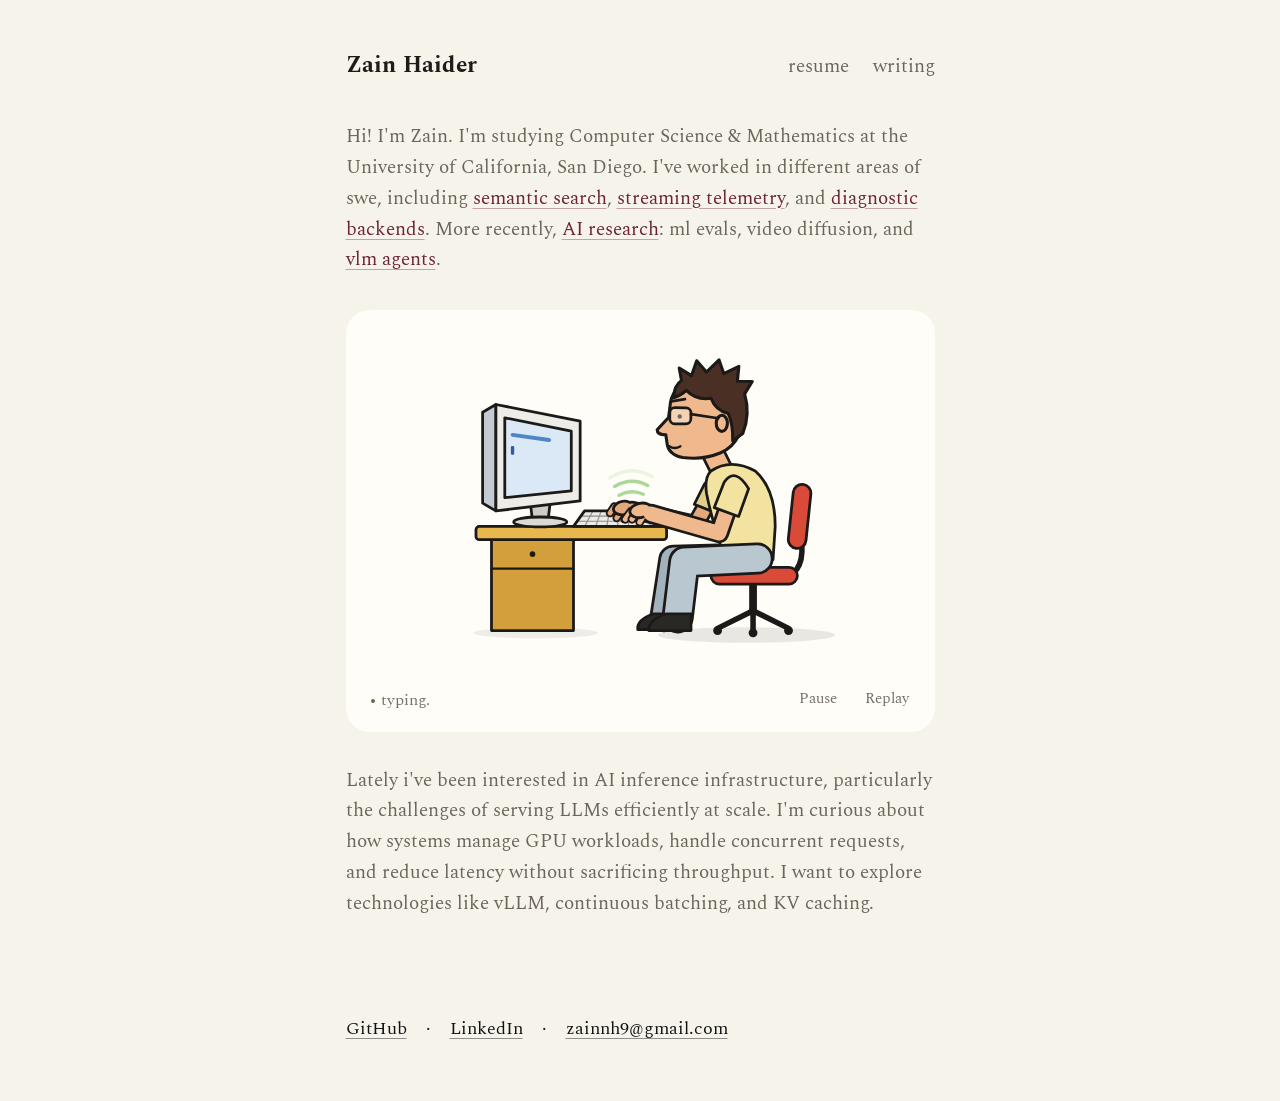
<file: index.html>
<!DOCTYPE html>
<html lang="en">
  <head>
    <meta charset="utf-8" />
    <meta name="viewport" content="width=device-width, initial-scale=1" />
    <title>Zain Haider</title>
    <script async src="https://www.googletagmanager.com/gtag/js?id=G-RNB4QCC6RR"></script>
    <script>
      window.dataLayer = window.dataLayer || [];
      function gtag(){dataLayer.push(arguments);}
      gtag('js', new Date());
      gtag('config', 'G-RNB4QCC6RR');
    </script>
    <meta
      name="description"
      content="Zain Haider. Computer Science and Mathematics at UC San Diego. SWE, ML research, and AI agents."
    />
    <link rel="icon" href="favicon.svg" type="image/svg+xml" />
    <link rel="stylesheet" href="styles.css" />
  </head>
  <body>
    <header class="site-header">
      <a class="name" href="index.html">Zain Haider</a>
      <nav aria-label="Primary">
        <a href="resume.html">resume</a>
        <a href="writing.html">writing</a>
      </nav>
    </header>

    <main>
      <p class="intro">
        <span class="caps">Hi! I'm Zain.</span> <span class="caps">I'm</span> studying
        <span class="caps">Computer Science</span> &amp;
        <span class="caps">Mathematics</span> at the
        <span class="caps">University of California, San Diego</span>. <span class="caps">I've</span> worked in
        different areas of swe, including
        <a href="resume.html#agile-testware">semantic search</a>,
        <a href="resume.html#palantir">streaming telemetry</a>, and
        <a href="resume.html#dod">diagnostic backends</a>.
        <span class="caps">More</span> recently,
        <a href="resume.html#hao-ai-lab"><span class="caps">AI</span> research</a>:
        ml evals, video diffusion, and
        <a href="resume.html#cohere-labs">vlm agents</a>.
      </p>

      <section class="agent-card" aria-labelledby="agent-card-caption">
        <svg
          id="agent-scene"
          viewBox="0 0 480 300"
          role="img"
          aria-labelledby="agent-scene-title agent-scene-desc"
        >
          <title id="agent-scene-title">Typing at the computer</title>
          <desc id="agent-scene-desc">
            A person in glasses sits in a red desk chair, seen from the side, typing on a
            keyboard in front of a monitor.
          </desc>

          <defs>
            <style>
              #agent-scene .ink {
                stroke: #1c1a18;
                stroke-width: 2.5;
                stroke-linejoin: round;
                stroke-linecap: round;
              }
              #agent-scene .limb {
                fill: none;
                stroke-linecap: round;
                stroke-linejoin: round;
              }
              #agent-scene .limb-ink {
                stroke: #1c1a18;
              }
            </style>
            <path id="arm-far-path" d="M 308 136 L 290 168 L 232 155" />
            <path id="arm-near-path" d="M 326 134 L 312 176 L 252 158" />
            <path id="leg-far-path" d="M 344 198 L 270 200 L 262 252" />
            <path id="leg-near-path" d="M 346 199 L 280 202 L 274 252" />
          </defs>

          <!-- 1. floor shadow -->
          <ellipse cx="336" cy="268" rx="80" ry="7" fill="#2a2825" opacity="0.1" />
          <ellipse cx="146" cy="266" rx="56" ry="5" fill="#2a2825" opacity="0.08" />

          <!-- 2. chair -->
          <g id="chair">
            <path
              class="limb limb-ink"
              stroke-width="5"
              d="M 342 246 L 310 262 M 342 246 L 374 262 M 342 246 L 342 264"
            />
            <circle cx="310" cy="264" r="4" fill="#1c1a18" />
            <circle cx="374" cy="264" r="4" fill="#1c1a18" />
            <circle cx="342" cy="266" r="4" fill="#1c1a18" />
            <path class="limb limb-ink" stroke-width="7" d="M 342 220 L 342 246" />
            <path class="limb limb-ink" stroke-width="5" d="M 364 216 Q 388 216 386 186" />
            <rect
              class="ink"
              x="376"
              y="132"
              width="16"
              height="58"
              rx="8"
              fill="#d94a38"
              transform="rotate(6 384 161)"
            />
            <rect class="ink" x="304" y="207" width="78" height="15" rx="7.5" fill="#d94a38" />
          </g>

          <!-- 3. far leg -->
          <use href="#leg-far-path" class="limb limb-ink" stroke-width="27" />
          <use href="#leg-far-path" class="limb" stroke="#a3b3bd" stroke-width="22" />
          <path
            class="ink"
            fill="#2a2825"
            d="M 252 249 L 273 249 L 273 263 L 238 263 Q 237 254 252 249 Z"
          />

          <!-- 4. desk -->
          <g id="desk">
            <rect class="ink" x="106" y="180" width="74" height="84" fill="#d39f3a" />
            <path class="limb limb-ink" stroke-width="2" d="M 106 208 L 180 208" />
            <circle cx="143" cy="195" r="2.5" fill="#1c1a18" />
            <rect class="ink" x="92" y="170" width="172" height="12" rx="3" fill="#e8b84f" />
          </g>

          <!-- 5. monitor -->
          <g id="monitor">
            <path class="ink" fill="#cfccc5" d="M 141 148 L 159 148 L 157 165 L 143 165 Z" />
            <ellipse class="ink" cx="150" cy="166" rx="24" ry="4.5" fill="#dcd9d2" />
            <path class="ink" fill="#c3cad2" d="M 98 67 L 110 60 L 110 156 L 98 149 Z" />
            <path class="ink" fill="#eeece6" d="M 110 60 L 186 75 L 186 147 L 110 156 Z" />
            <path
              class="ink"
              stroke-width="2"
              fill="#dbe8f5"
              d="M 118 72 L 178 84 L 178 138 L 118 144 Z"
            />
            <g
              id="code"
              stroke="#4f86c6"
              stroke-width="3.5"
              stroke-linecap="round"
              fill="none"
            >
              <line id="code-1" x1="125" y1="87.4" x2="158" y2="92" />
              <line id="code-2" x1="125" y1="101.4" x2="170" y2="105" />
              <line id="code-3" x1="133" y1="115.5" x2="163" y2="116.1" />
              <line id="code-4" x1="133" y1="129" x2="152" y2="128.2" />
            </g>
            <rect id="ide-cursor" x="156" y="124" width="3" height="8" rx="1" fill="#2f5f9a" />
          </g>

          <!-- 6. keyboard -->
          <g id="keyboard">
            <path class="ink" fill="#eceae4" d="M 190 156 L 250 156 L 260 170 L 180 170 Z" />
            <path
              fill="none"
              stroke="#1c1a18"
              stroke-width="1"
              stroke-linecap="round"
              opacity="0.45"
              d="M 186.6 160.7 L 253.4 160.7 M 183.4 165.3 L 256.6 165.3 M 197.5 156 L 190 170 M 205 156 L 200 170 M 212.5 156 L 210 170 M 220 156 L 220 170 M 227.5 156 L 230 170 M 235 156 L 240 170 M 242.5 156 L 250 170"
            />
          </g>

          <!-- 7. far arm -->
          <g id="arm-far">
            <use href="#arm-far-path" class="limb limb-ink" stroke-width="17" />
            <g id="hand-far">
              <g id="ff-1">
                <line class="limb limb-ink" stroke-width="7.6" x1="216" y1="154" x2="212" y2="160" />
                <line class="limb" stroke="#e3a97c" stroke-width="4.2" x1="216" y1="154" x2="212" y2="160" />
              </g>
              <g id="ff-2">
                <line class="limb limb-ink" stroke-width="7.6" x1="222" y1="156" x2="218" y2="162" />
                <line class="limb" stroke="#e3a97c" stroke-width="4.2" x1="222" y1="156" x2="218" y2="162" />
              </g>
              <g id="ff-3">
                <line class="limb limb-ink" stroke-width="7.6" x1="228" y1="157" x2="225" y2="163" />
                <line class="limb" stroke="#e3a97c" stroke-width="4.2" x1="228" y1="157" x2="225" y2="163" />
              </g>
              <ellipse
                class="ink"
                cx="224"
                cy="153"
                rx="9"
                ry="6"
                fill="#e3a97c"
                transform="rotate(-10 224 153)"
              />
            </g>
            <use href="#arm-far-path" class="limb" stroke="#e3a97c" stroke-width="12" />
            <path
              class="ink"
              fill="#e0cf88"
              d="M 298 132 Q 308 120 319 138 L 309 158 L 289 150 Z"
            />
          </g>

          <!-- 8. neck + torso -->
          <path class="limb limb-ink" stroke-width="22" d="M 304 100 L 314 120" />
          <path class="limb" stroke="#f0b98d" stroke-width="17" d="M 304 100 L 314 120" />
          <path
            class="ink"
            fill="#f2e3a0"
            d="M 304 120 Q 322 108 344 120 Q 362 136 362 170 L 360 200 L 318 202 Q 306 170 300 140 Q 298 126 304 120 Z"
          />

          <!-- 9. near leg -->
          <use href="#leg-near-path" class="limb limb-ink" stroke-width="29" />
          <use href="#leg-near-path" class="limb" stroke="#b9c7d0" stroke-width="24" />
          <path
            class="ink"
            fill="#2a2825"
            d="M 263 249 L 286 249 L 286 264 L 248 264 Q 247 255 263 249 Z"
          />

          <!-- 10. head -->
          <g id="head">
            <g transform="translate(310 106) scale(1.12) translate(-310 -106)">
            <path
              class="ink"
              fill="#f0b98d"
              d="M 312 104 C 326 98 332 82 330 68 C 327 48 306 40 290 44 C 278 47 271 58 271 68 L 270 76 L 261 86 Q 261 90 268 90 L 269 96 Q 270 106 282 108 Q 298 110 312 104 Z"
            />
            <path
              class="ink"
              fill="#4a2f24"
              d="M 274 60 Q 274 50 280 46 L 278 36 L 288 42 L 292 30 L 300 39 L 310 29 L 314 40 L 326 34 L 325 46 L 337 46 L 331 56 Q 336 72 330 88 L 322 94 Q 322 80 318 72 Q 308 70 304 60 Q 292 62 284 54 Q 280 58 274 60 Z"
            />
            <ellipse class="ink" stroke-width="2" cx="313" cy="80" rx="4.5" ry="6.5" fill="#f0b98d" />
            <path class="limb limb-ink" stroke-width="2.2" d="M 272 63 L 283 61" />
            <ellipse id="eye" cx="279" cy="75" rx="1.8" ry="1.8" fill="#1c1a18" />
            <rect
              x="271"
              y="68"
              width="17"
              height="13"
              rx="4"
              fill="#ffffff"
              fill-opacity="0.35"
              stroke="#1c1a18"
              stroke-width="2.2"
            />
            <path class="limb limb-ink" stroke-width="2.2" d="M 288 73 L 310 76" />
            <path class="limb limb-ink" stroke-width="1.8" d="M 271 99 Q 275 102 280 99" />
            </g>
          </g>

          <!-- 11. near arm -->
          <g id="arm-near">
            <use href="#arm-near-path" class="limb limb-ink" stroke-width="18" />
            <g id="hand-near">
              <g id="nf-1">
                <line class="limb limb-ink" stroke-width="8" x1="234" y1="156" x2="229" y2="163" />
                <line class="limb" stroke="#f0b98d" stroke-width="4.5" x1="234" y1="156" x2="229" y2="163" />
              </g>
              <g id="nf-2">
                <line class="limb limb-ink" stroke-width="8" x1="240" y1="158" x2="235" y2="165" />
                <line class="limb" stroke="#f0b98d" stroke-width="4.5" x1="240" y1="158" x2="235" y2="165" />
              </g>
              <g id="nf-3">
                <line class="limb limb-ink" stroke-width="8" x1="246" y1="159" x2="242" y2="166" />
                <line class="limb" stroke="#f0b98d" stroke-width="4.5" x1="246" y1="159" x2="242" y2="166" />
              </g>
              <ellipse
                class="ink"
                cx="243"
                cy="155"
                rx="10"
                ry="6.5"
                fill="#f0b98d"
                transform="rotate(-10 243 155)"
              />
            </g>
            <use href="#arm-near-path" class="limb" stroke="#f0b98d" stroke-width="13" />
            <path
              class="ink"
              fill="#f2e3a0"
              d="M 316 130 Q 326 116 338 136 L 329 161 L 307 153 Z"
            />
          </g>

          <!-- 12. typing squiggles -->
          <g
            id="motion-lines"
            fill="none"
            stroke="#9ccf86"
            stroke-width="3"
            stroke-linecap="round"
          >
            <path id="motion-1" d="M 221 142 Q 232 136 243 141" opacity="0" />
            <path id="motion-2" d="M 217 134 Q 232 125 247 133" opacity="0" />
            <path id="motion-3" d="M 213 126 Q 232 114 251 125" opacity="0" />
          </g>
        </svg>

        <p class="agent-card__caption" id="agent-card-caption">
          typing.
        </p>
        <div class="agent-card__controls">
          <button type="button" id="pause-btn" aria-label="Pause animation">
            pause
          </button>
          <button type="button" id="replay-btn" aria-label="Replay animation">
            replay
          </button>
        </div>
      </section>

      <p class="outro">
        <span class="caps">Lately</span> i've been interested in <span class="caps">AI</span> inference
        infrastructure, particularly the challenges of serving
        <span class="caps">LLMs</span> efficiently at scale. <span class="caps">I'm</span> curious about how
        systems manage
        <span class="caps">GPU</span> workloads, handle concurrent requests, and
        reduce latency without sacrificing throughput. <span class="caps">I</span> want to explore
        technologies like <span class="caps">vLLM</span>, continuous batching, and
        <span class="caps">KV</span> caching.
      </p>
    </main>

    <footer class="site-footer">
      <a class="caps" href="https://github.com/zainnh" rel="noopener noreferrer">GitHub</a>
      <span aria-hidden="true">·</span>
      <a
        class="caps"
        href="https://www.linkedin.com/in/zain-haiderr/"
        rel="noopener noreferrer"
        >LinkedIn</a
      >
      <span aria-hidden="true">·</span>
      <a href="mailto:zainnh9@gmail.com">zainnh9@gmail.com</a>
    </footer>

    <script src="agent-animation.js" defer></script>
  </body>
</html>
</file>
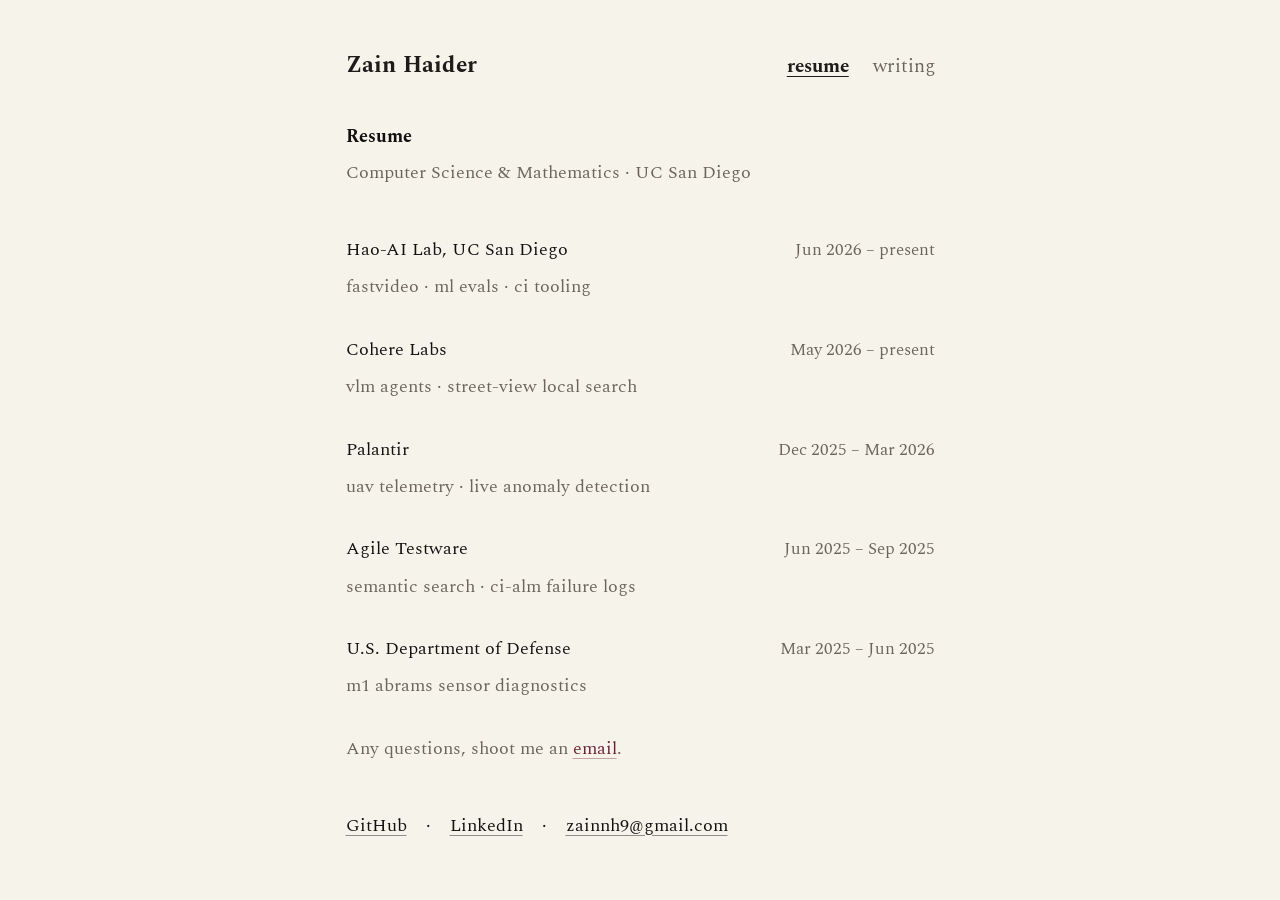
<file: resume.html>
<!DOCTYPE html>
<html lang="en">
  <head>
    <meta charset="utf-8" />
    <meta name="viewport" content="width=device-width, initial-scale=1" />
    <title>Zain Haider, Resume</title>
    <script async src="https://www.googletagmanager.com/gtag/js?id=G-RNB4QCC6RR"></script>
    <script>
      window.dataLayer = window.dataLayer || [];
      function gtag(){dataLayer.push(arguments);}
      gtag('js', new Date());
      gtag('config', 'G-RNB4QCC6RR');
    </script>
    <meta name="description" content="Resume, Zain Haider" />
    <link rel="icon" href="favicon.svg" type="image/svg+xml" />
    <link rel="stylesheet" href="styles.css" />
  </head>
  <body>
    <header class="site-header">
      <a class="name" href="index.html">Zain Haider</a>
      <nav aria-label="Primary">
        <a href="resume.html" aria-current="page">resume</a>
        <a href="writing.html">writing</a>
      </nav>
    </header>

    <main class="resume-page">
      <h1>Resume</h1>
      <p class="subtitle">
        <span class="caps">Computer Science</span> &amp;
        <span class="caps">Mathematics</span> ·
        <span class="caps">UC San Diego</span>
      </p>

      <article class="role" id="hao-ai-lab">
        <div class="role-header">
          <h2>Hao-AI Lab, UC San Diego</h2>
          <span class="dates">Jun 2026 – present</span>
        </div>
        <p class="role-line">fastvideo · ml evals · ci tooling</p>
      </article>

      <article class="role" id="cohere-labs">
        <div class="role-header">
          <h2>Cohere Labs</h2>
          <span class="dates">May 2026 – present</span>
        </div>
        <p class="role-line">vlm agents · street-view local search</p>
      </article>

      <article class="role" id="palantir">
        <div class="role-header">
          <h2>Palantir</h2>
          <span class="dates">Dec 2025 – Mar 2026</span>
        </div>
        <p class="role-line">uav telemetry · live anomaly detection</p>
      </article>

      <article class="role" id="agile-testware">
        <div class="role-header">
          <h2>Agile Testware</h2>
          <span class="dates">Jun 2025 – Sep 2025</span>
        </div>
        <p class="role-line">semantic search · ci-alm failure logs</p>
      </article>

      <article class="role" id="dod">
        <div class="role-header">
          <h2>U.S. Department of Defense</h2>
          <span class="dates">Mar 2025 – Jun 2025</span>
        </div>
        <p class="role-line">m1 abrams sensor diagnostics</p>
      </article>

      <p class="page-note">
        Any questions, shoot me an
        <a href="mailto:zainnh9@gmail.com">email</a>.
      </p>
    </main>

    <footer class="site-footer">
      <a class="caps" href="https://github.com/zainnh" rel="noopener noreferrer">GitHub</a>
      <span aria-hidden="true">·</span>
      <a
        class="caps"
        href="https://www.linkedin.com/in/zain-haiderr/"
        rel="noopener noreferrer"
        >LinkedIn</a
      >
      <span aria-hidden="true">·</span>
      <a href="mailto:zainnh9@gmail.com">zainnh9@gmail.com</a>
    </footer>
  </body>
</html>
</file>
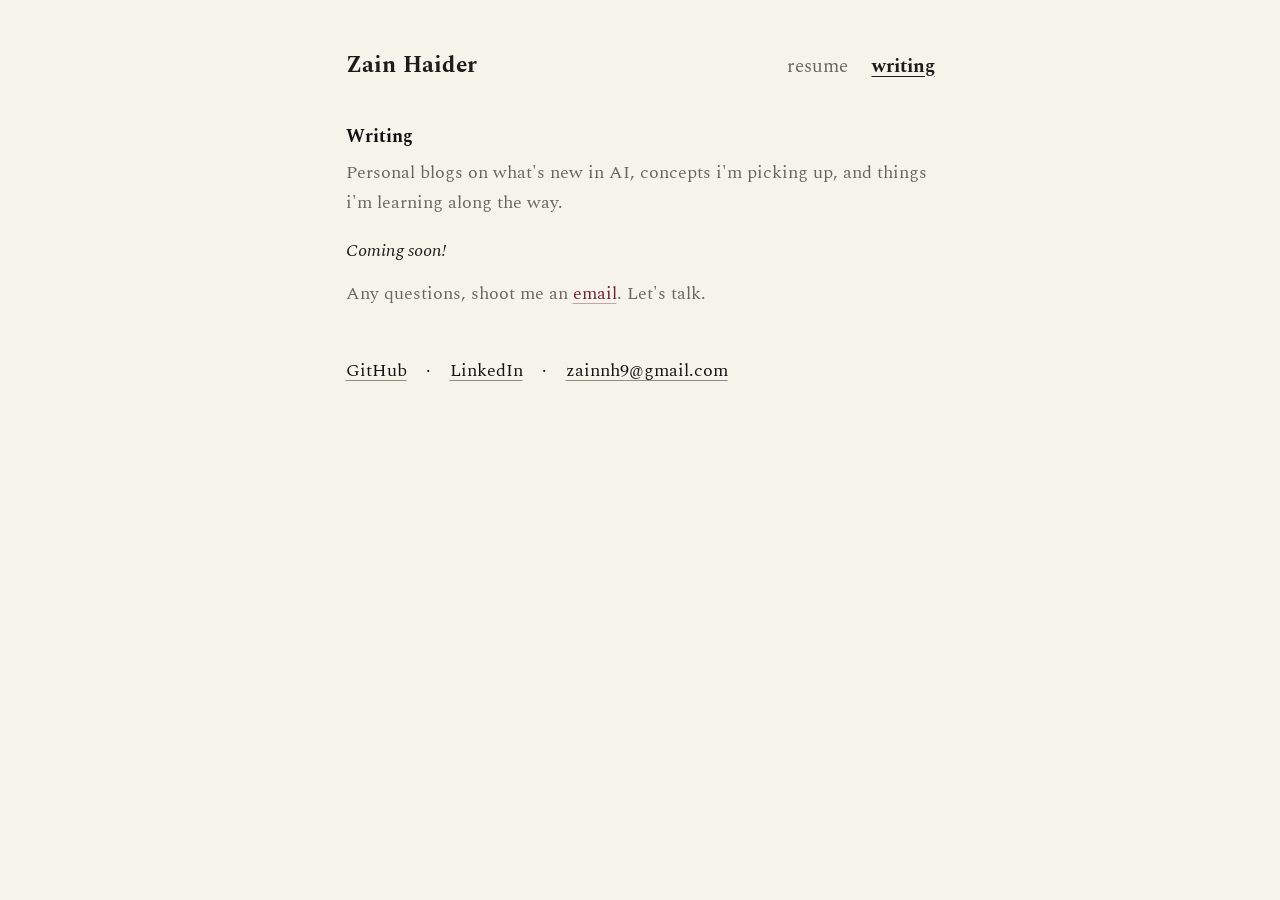
<file: writing.html>
<!DOCTYPE html>
<html lang="en">
  <head>
    <meta charset="utf-8" />
    <meta name="viewport" content="width=device-width, initial-scale=1" />
    <title>Zain Haider, Writing</title>
    <script async src="https://www.googletagmanager.com/gtag/js?id=G-RNB4QCC6RR"></script>
    <script>
      window.dataLayer = window.dataLayer || [];
      function gtag(){dataLayer.push(arguments);}
      gtag('js', new Date());
      gtag('config', 'G-RNB4QCC6RR');
    </script>
    <meta
      name="description"
      content="Writing. Personal blogs on AI news and what Zain Haider is learning."
    />
    <link rel="icon" href="favicon.svg" type="image/svg+xml" />
    <link rel="stylesheet" href="styles.css" />
  </head>
  <body>
    <header class="site-header">
      <a class="name" href="index.html">Zain Haider</a>
      <nav aria-label="Primary">
        <a href="resume.html">resume</a>
        <a href="writing.html" aria-current="page">writing</a>
      </nav>
    </header>

    <main class="writing-page">
      <h1>Writing</h1>
      <p class="subtitle writing-single">
        <span class="caps">Personal</span> blogs on what's new in <span class="caps">AI</span>, concepts i'm
        picking up, and things i'm learning along the way.
      </p>
      <p class="coming-soon"><span class="caps">Coming</span> soon!</p>
      <p class="page-note">
        Any questions, shoot me an
        <a href="mailto:zainnh9@gmail.com">email</a>. Let's talk.
      </p>
    </main>

    <footer class="site-footer">
      <a class="caps" href="https://github.com/zainnh" rel="noopener noreferrer">GitHub</a>
      <span aria-hidden="true">·</span>
      <a
        class="caps"
        href="https://www.linkedin.com/in/zain-haiderr/"
        rel="noopener noreferrer"
        >LinkedIn</a
      >
      <span aria-hidden="true">·</span>
      <a href="mailto:zainnh9@gmail.com">zainnh9@gmail.com</a>
    </footer>
  </body>
</html>
</file>
<file: styles.css>
@import url("https://fonts.googleapis.com/css2?family=Spectral:ital,wght@0,400;0,500;0,600;0,700;1,400&display=swap");

:root {
  color-scheme: light;
  --bg: #f6f3ea;
  --text: #1e1c1a;
  --text-muted: #6b645c;
  --link: #6b2233;
  --link-underline: rgba(107, 34, 51, 0.38);
  --card-bg: #fffdf8;
  --card-grid: #e5dfd4;
  --card-ink: #1e1c1a;
  --card-muted: #756e66;
  --card-accent: #5a7249;
  --card-warn: #a84d3c;
  --max-width: 34rem;
  --card-radius: 1.25rem;
}

*,
*::before,
*::after {
  box-sizing: border-box;
}

html {
  font-size: 19px;
  -webkit-font-smoothing: antialiased;
}

body {
  margin: 0;
  min-height: 100vh;
  background: var(--bg);
  color: var(--text);
  font-family: Spectral, "Iowan Old Style", Charter, Georgia, serif;
  font-weight: 400;
  line-height: 1.62;
}

a {
  color: var(--link);
  text-decoration: underline;
  text-decoration-color: var(--link-underline);
  text-underline-offset: 0.2em;
}

a:hover {
  text-decoration-color: var(--link);
}

.caps {
  text-transform: none;
}

.site-header {
  max-width: var(--max-width);
  margin: 0 auto;
  padding: 2.5rem 1.5rem 0;
  display: flex;
  align-items: baseline;
  justify-content: space-between;
  gap: 1rem;
}

.site-header a.name {
  color: var(--text);
  text-decoration: none;
  font-weight: 700;
  font-size: 1.2rem;
  letter-spacing: 0.01em;
}

.site-header nav {
  display: flex;
  align-items: center;
  gap: 0.5rem;
}

.site-header nav a {
  margin-left: 0.75rem;
  color: var(--text-muted);
  text-decoration: none;
}

.site-header nav a:hover,
.site-header nav a[aria-current="page"] {
  color: var(--text);
}

.site-header nav a[aria-current="page"] {
  font-family: inherit;
  font-size: 1em;
  font-weight: 700;
  text-decoration: underline;
  text-decoration-color: currentColor;
  text-underline-offset: 0.2em;
}

main {
  max-width: var(--max-width);
  margin: 0 auto;
  padding: 2rem 1.5rem 2.5rem;
}

.intro {
  margin: 0 0 1.75rem;
  color: var(--text-muted);
  text-transform: lowercase;
}

.intro strong {
  font-weight: 500;
  color: var(--text);
}

.agent-card {
  position: relative;
  background: var(--card-bg);
  border-radius: var(--card-radius);
  padding: 1.5rem 1.5rem 3.25rem;
  margin: 0 0 1.75rem;
  overflow: hidden;
}

.agent-card svg {
  display: block;
  width: 100%;
  height: auto;
  color: var(--card-ink);
}

.agent-card__caption {
  position: absolute;
  left: 1.25rem;
  bottom: 1rem;
  margin: 0;
  font-size: 0.85rem;
  color: var(--card-muted);
  text-transform: lowercase;
}

.agent-card__caption::before {
  content: "• ";
  color: var(--card-accent);
}

.agent-card__controls {
  position: absolute;
  right: 1rem;
  bottom: 0.85rem;
  display: flex;
  gap: 0.75rem;
}

.agent-card__controls button {
  font: inherit;
  font-size: 0.8rem;
  color: var(--card-muted);
  background: none;
  border: none;
  cursor: pointer;
  padding: 0.25rem 0.35rem;
  text-transform: capitalize;
}

.agent-card__controls button:hover {
  color: var(--card-ink);
}

.outro {
  margin: 0 0 2.5rem;
  color: var(--text-muted);
  text-transform: lowercase;
}

.site-footer {
  max-width: var(--max-width);
  margin: 0 auto;
  padding: 0 1.5rem 3rem;
  display: flex;
  flex-wrap: wrap;
  gap: 0.5rem 1rem;
  font-size: 0.95rem;
  color: #111;
  text-transform: lowercase;
}

.site-footer a {
  color: #111;
  text-decoration-color: rgba(17, 17, 17, 0.45);
}

.site-footer a:hover {
  color: #111;
  text-decoration-color: #111;
}

/* Resume page */
.resume-page h1 {
  font-size: 0.95rem;
  font-weight: 700;
  margin: 0 0 0.35rem;
  color: #111;
}

.resume-page .subtitle {
  margin: 0 0 2.5rem;
  color: var(--text-muted);
  font-size: 0.95rem;
  text-transform: lowercase;
}

.role:last-child {
  margin-bottom: 0;
}

.role-header {
  display: flex;
  flex-wrap: wrap;
  align-items: baseline;
  justify-content: space-between;
  gap: 0.35rem 1rem;
  margin-bottom: 0.4rem;
}

.role h2 {
  font-size: 0.95rem;
  font-weight: 400;
  margin: 0;
  color: #111;
}

.role .dates {
  font-size: 0.9rem;
  color: var(--text-muted);
  white-space: nowrap;
}

.role-line {
  margin: 0;
  font-size: 0.95rem;
  color: var(--text-muted);
  text-transform: lowercase;
}

.role {
  margin-bottom: 1.75rem;
}

.role[id] {
  scroll-margin-top: 2rem;
}

.page-note {
  margin: 0.75rem 0 0;
  font-size: 0.95rem;
  color: var(--text-muted);
}

/* Writing page */
.writing-page h1 {
  font-size: 0.95rem;
  font-weight: 700;
  margin: 0 0 0.35rem;
  color: #111;
}

.writing-page .subtitle {
  margin: 0 0 2.5rem;
  color: var(--text-muted);
  font-size: 0.95rem;
  text-transform: lowercase;
  max-width: 32rem;
}

.writing-page .writing-single {
  margin-bottom: 1rem;
}

.writing-section {
  margin-bottom: 2.25rem;
}

.writing-section:last-child {
  margin-bottom: 0;
}

.writing-section h2 {
  font-size: 1rem;
  font-weight: 500;
  margin: 0 0 0.5rem;
  text-transform: lowercase;
}

.writing-blurb {
  margin: 0 0 0.65rem;
  color: var(--text-muted);
  font-size: 0.95rem;
  text-transform: lowercase;
  max-width: 32rem;
}

.coming-soon {
  margin: 0;
  color: var(--text);
  font-size: 0.95rem;
  text-transform: lowercase;
  font-style: italic;
}

@media (prefers-reduced-motion: reduce) {
  .agent-card svg *[data-animated] {
    animation: none !important;
    transition: none !important;
  }
}

@media (max-width: 480px) {
  html {
    font-size: 17px;
  }

  .agent-card {
    padding: 1rem 1rem 3rem;
  }
}
</file>
